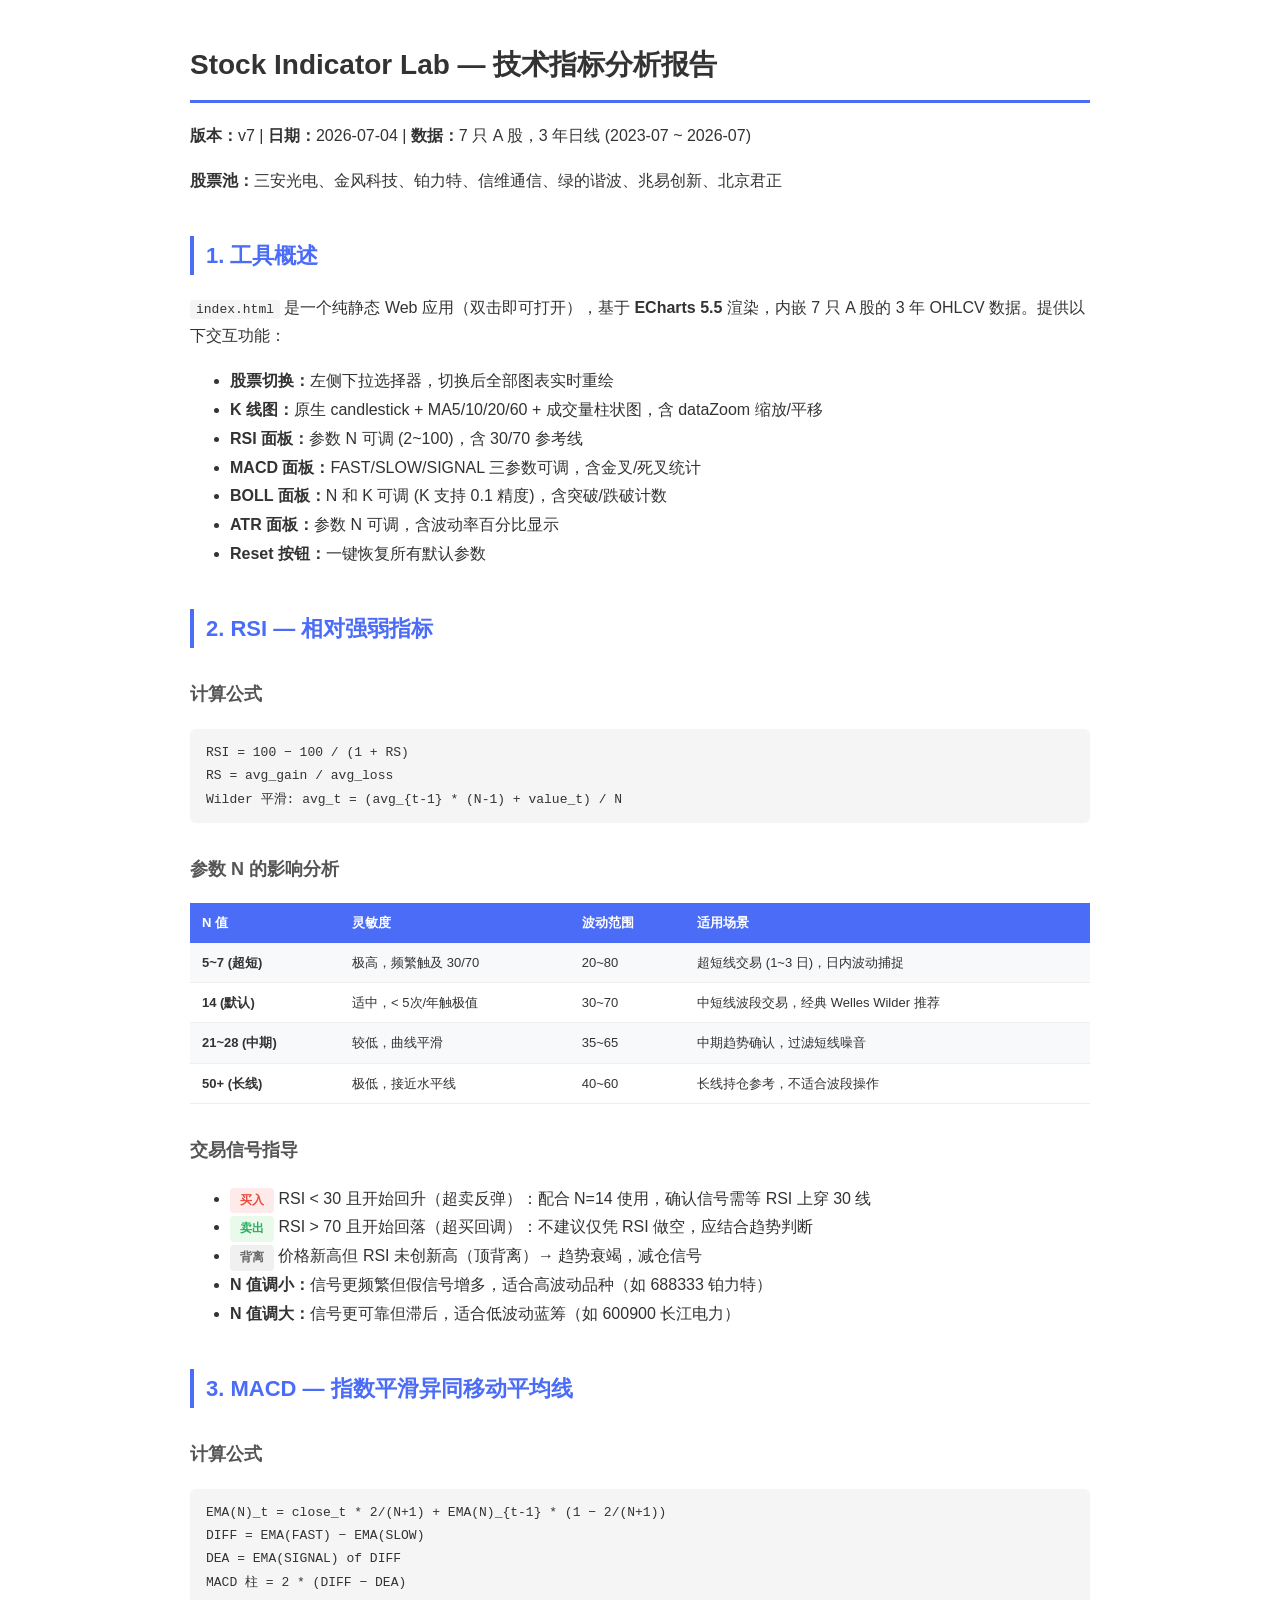
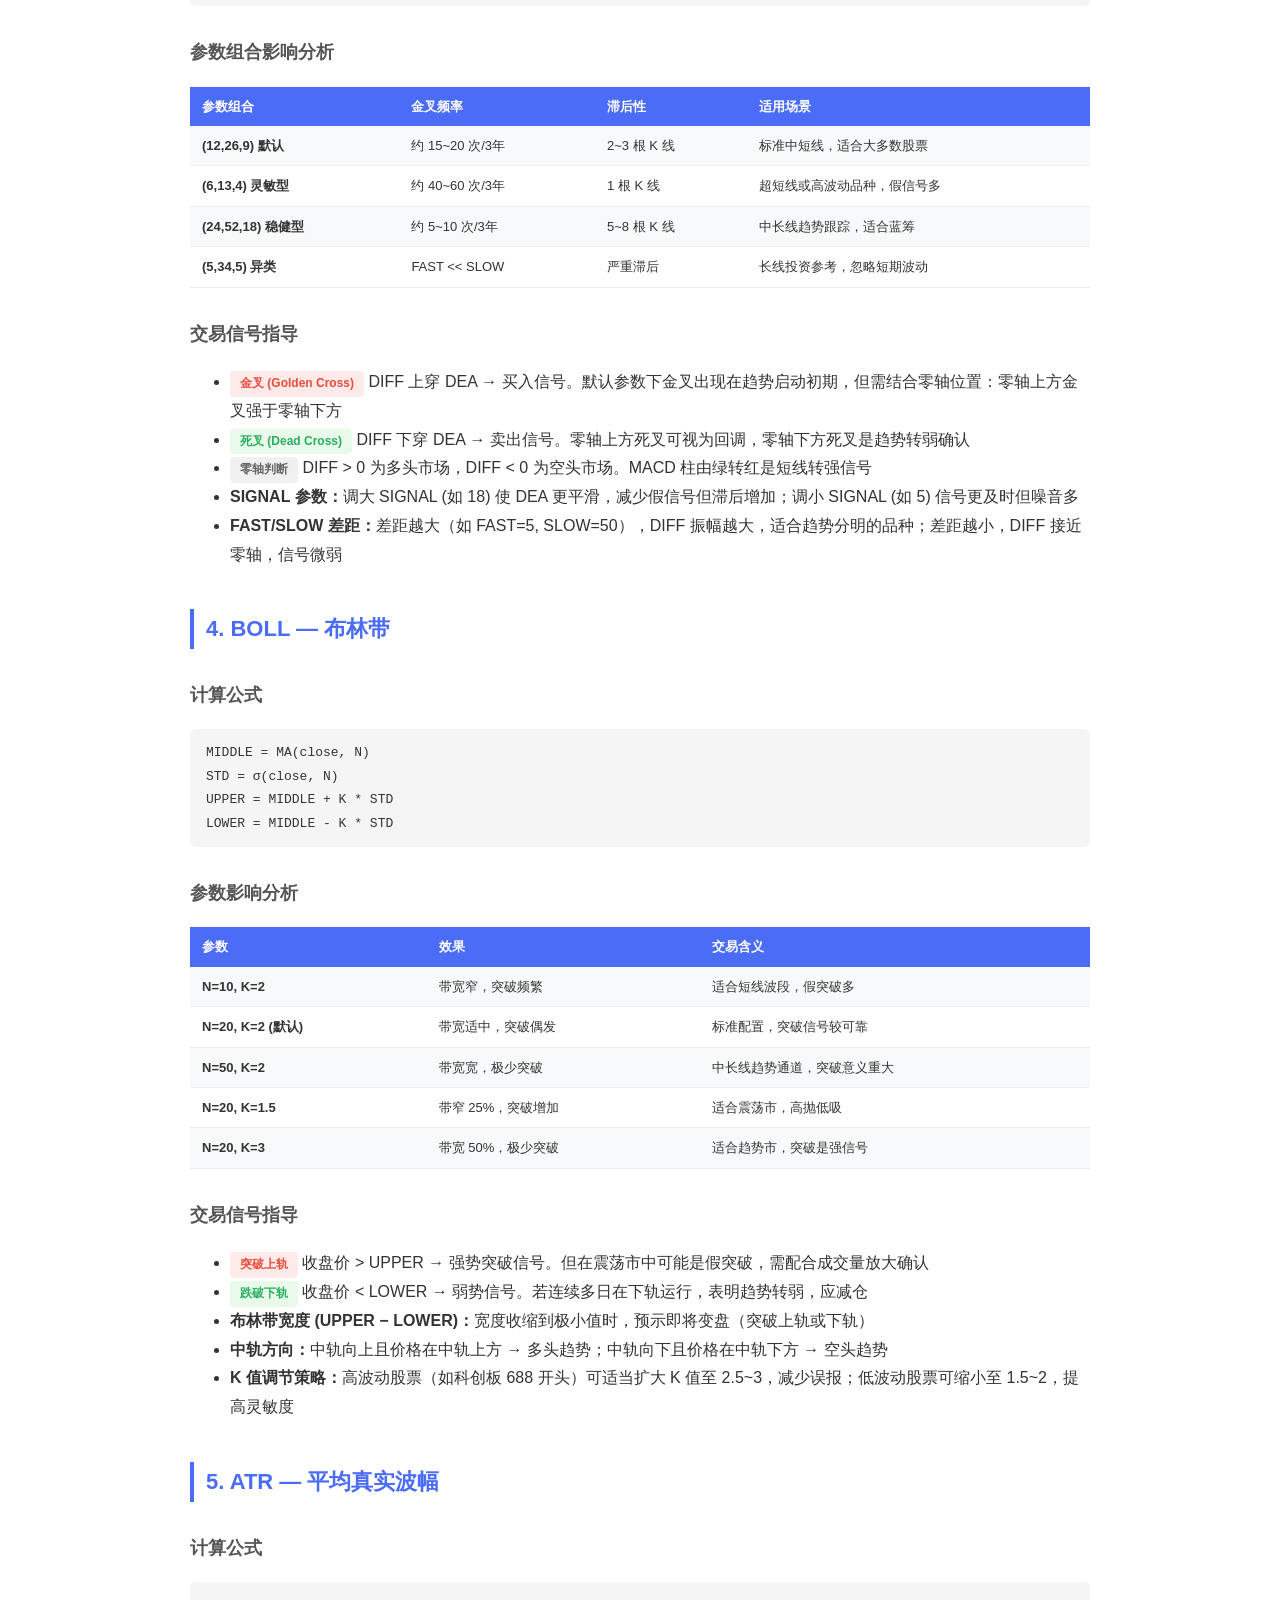
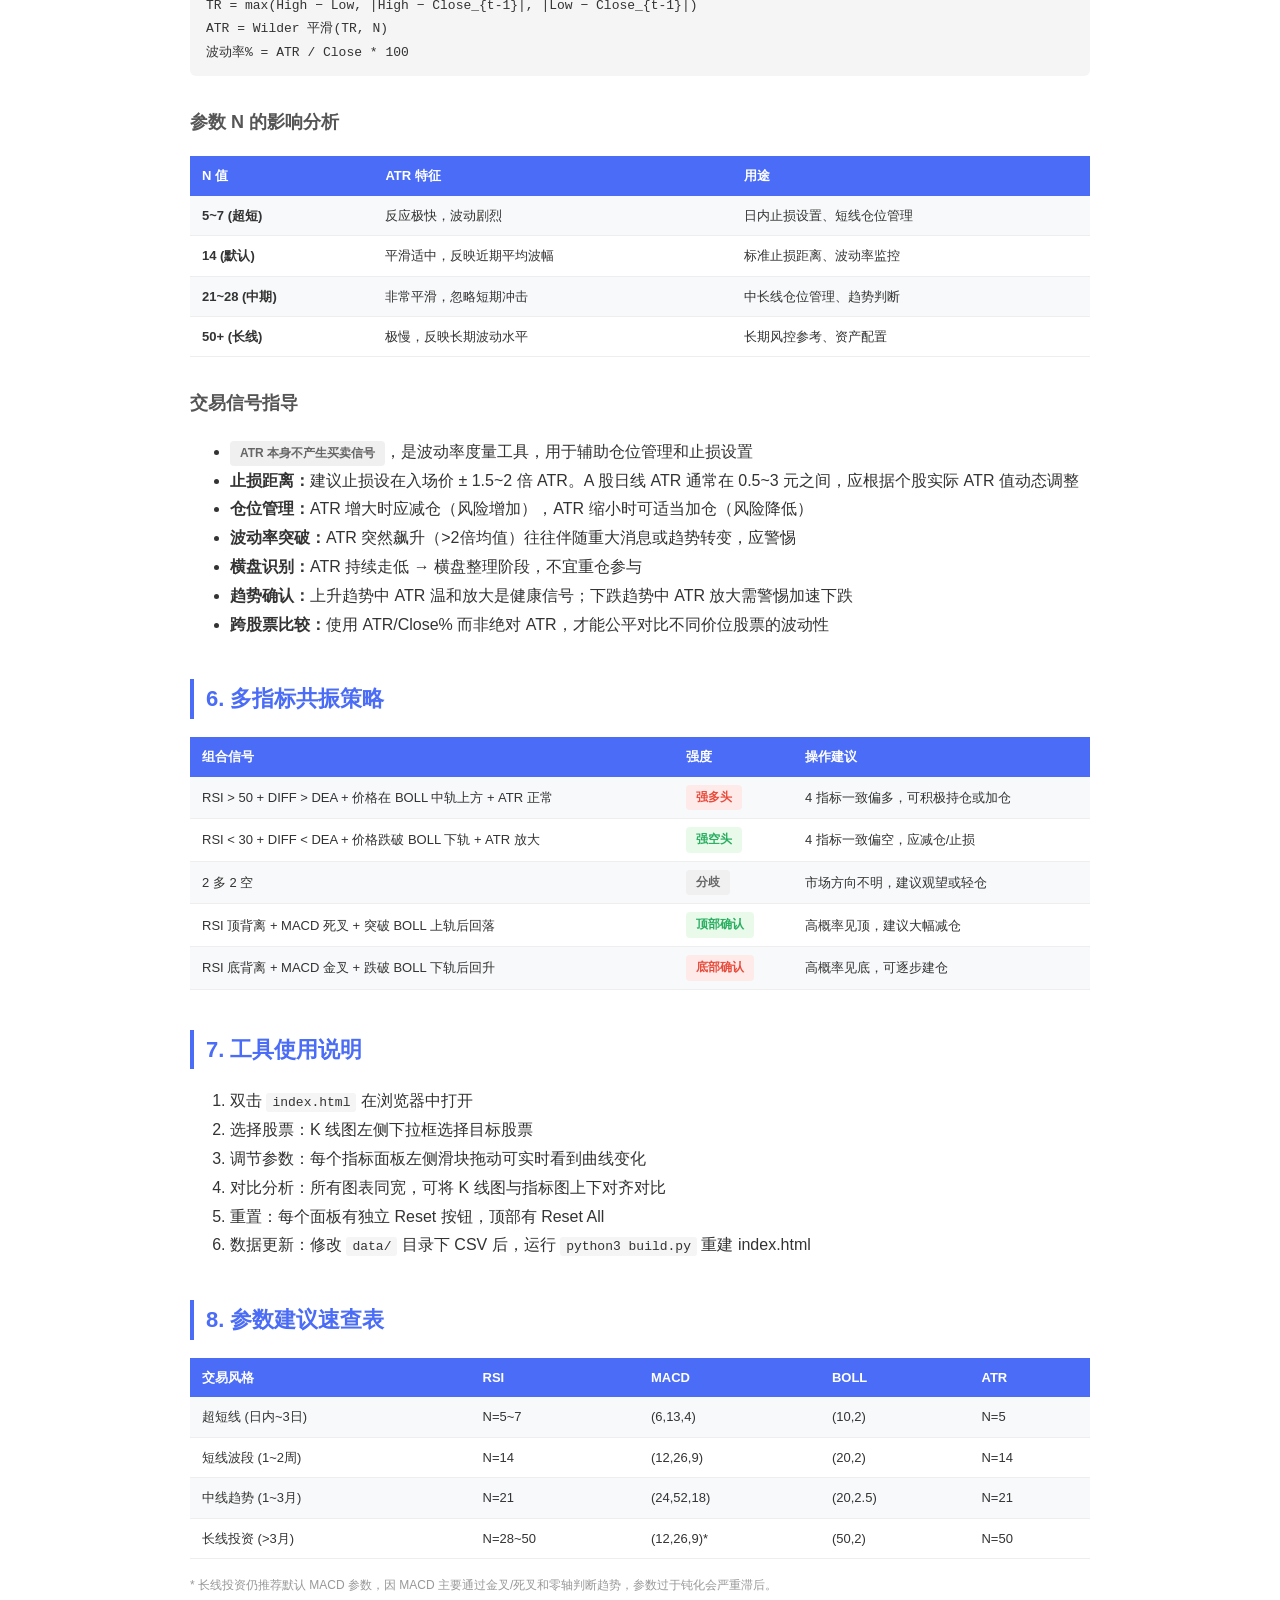
<file: report.html>
<!DOCTYPE html>
<html lang="zh-CN">
<head>
<meta charset="UTF-8">
<style>
  body { font-family: 'PingFang SC', 'Microsoft YaHei', sans-serif; max-width: 900px; margin: 40px auto; padding: 0 20px; color: #333; line-height: 1.8; }
  h1 { font-size: 28px; border-bottom: 3px solid #4a6cf7; padding-bottom: 10px; }
  h2 { font-size: 22px; color: #4a6cf7; margin-top: 40px; border-left: 4px solid #4a6cf7; padding-left: 12px; }
  h3 { font-size: 18px; color: #555; margin-top: 30px; }
  table { width: 100%; border-collapse: collapse; margin: 16px 0; font-size: 13px; }
  th { background: #4a6cf7; color: #fff; padding: 8px 12px; text-align: left; }
  td { padding: 8px 12px; border-bottom: 1px solid #eee; }
  tr:nth-child(even) { background: #f8f9fa; }
  .formula { background: #f5f5f5; padding: 12px 16px; border-radius: 6px; font-family: monospace; font-size: 13px; margin: 10px 0; }
  .signal { display: inline-block; padding: 2px 10px; border-radius: 4px; font-size: 12px; font-weight: 700; }
  .buy { background: #ffeaea; color: #e74c3c; }
  .sell { background: #eafaea; color: #27ae60; }
  .neutral { background: #f0f0f0; color: #666; }
  code { background: #f5f5f5; padding: 2px 6px; border-radius: 3px; font-size: 13px; }
  .footer { margin-top: 60px; padding-top: 20px; border-top: 1px solid #eee; font-size: 12px; color: #999; }
  .page-break { page-break-before: always; }
</style>
</head>
<body>

<h1>Stock Indicator Lab — 技术指标分析报告</h1>

<p><b>版本：</b>v7 | <b>日期：</b>2026-07-04 | <b>数据：</b>7 只 A 股，3 年日线 (2023-07 ~ 2026-07)</p>
<p><b>股票池：</b>三安光电、金风科技、铂力特、信维通信、绿的谐波、兆易创新、北京君正</p>

<h2>1. 工具概述</h2>
<p><code>index.html</code> 是一个纯静态 Web 应用（双击即可打开），基于 <b>ECharts 5.5</b> 渲染，内嵌 7 只 A 股的 3 年 OHLCV 数据。提供以下交互功能：</p>
<ul>
  <li><b>股票切换：</b>左侧下拉选择器，切换后全部图表实时重绘</li>
  <li><b>K 线图：</b>原生 candlestick + MA5/10/20/60 + 成交量柱状图，含 dataZoom 缩放/平移</li>
  <li><b>RSI 面板：</b>参数 N 可调 (2~100)，含 30/70 参考线</li>
  <li><b>MACD 面板：</b>FAST/SLOW/SIGNAL 三参数可调，含金叉/死叉统计</li>
  <li><b>BOLL 面板：</b>N 和 K 可调 (K 支持 0.1 精度)，含突破/跌破计数</li>
  <li><b>ATR 面板：</b>参数 N 可调，含波动率百分比显示</li>
  <li><b>Reset 按钮：</b>一键恢复所有默认参数</li>
</ul>

<div class="page-break"></div>

<h2>2. RSI — 相对强弱指标</h2>
<h3>计算公式</h3>
<div class="formula">RSI = 100 &minus; 100 / (1 + RS)<br>RS = avg_gain / avg_loss<br>Wilder 平滑: avg_t = (avg_{t-1} * (N-1) + value_t) / N</div>

<h3>参数 N 的影响分析</h3>
<table>
<tr><th>N 值</th><th>灵敏度</th><th>波动范围</th><th>适用场景</th></tr>
<tr><td><b>5~7 (超短)</b></td><td>极高，频繁触及 30/70</td><td>20~80</td><td>超短线交易 (1~3 日)，日内波动捕捉</td></tr>
<tr><td><b>14 (默认)</b></td><td>适中，< 5次/年触极值</td><td>30~70</td><td>中短线波段交易，经典 Welles Wilder 推荐</td></tr>
<tr><td><b>21~28 (中期)</b></td><td>较低，曲线平滑</td><td>35~65</td><td>中期趋势确认，过滤短线噪音</td></tr>
<tr><td><b>50+ (长线)</b></td><td>极低，接近水平线</td><td>40~60</td><td>长线持仓参考，不适合波段操作</td></tr>
</table>

<h3>交易信号指导</h3>
<ul>
  <li><span class="signal buy">买入</span> RSI &lt; 30 且开始回升（超卖反弹）：配合 N=14 使用，确认信号需等 RSI 上穿 30 线</li>
  <li><span class="signal sell">卖出</span> RSI &gt; 70 且开始回落（超买回调）：不建议仅凭 RSI 做空，应结合趋势判断</li>
  <li><span class="signal neutral">背离</span> 价格新高但 RSI 未创新高（顶背离）→ 趋势衰竭，减仓信号</li>
  <li><b>N 值调小：</b>信号更频繁但假信号增多，适合高波动品种（如 688333 铂力特）</li>
  <li><b>N 值调大：</b>信号更可靠但滞后，适合低波动蓝筹（如 600900 长江电力）</li>
</ul>

<div class="page-break"></div>

<h2>3. MACD — 指数平滑异同移动平均线</h2>
<h3>计算公式</h3>
<div class="formula">EMA(N)_t = close_t * 2/(N+1) + EMA(N)_{t-1} * (1 &minus; 2/(N+1))<br>DIFF = EMA(FAST) &minus; EMA(SLOW)<br>DEA = EMA(SIGNAL) of DIFF<br>MACD 柱 = 2 * (DIFF &minus; DEA)</div>

<h3>参数组合影响分析</h3>
<table>
<tr><th>参数组合</th><th>金叉频率</th><th>滞后性</th><th>适用场景</th></tr>
<tr><td><b>(12,26,9) 默认</b></td><td>约 15~20 次/3年</td><td>2~3 根 K 线</td><td>标准中短线，适合大多数股票</td></tr>
<tr><td><b>(6,13,4) 灵敏型</b></td><td>约 40~60 次/3年</td><td>1 根 K 线</td><td>超短线或高波动品种，假信号多</td></tr>
<tr><td><b>(24,52,18) 稳健型</b></td><td>约 5~10 次/3年</td><td>5~8 根 K 线</td><td>中长线趋势跟踪，适合蓝筹</td></tr>
<tr><td><b>(5,34,5) 异类</b></td><td>FAST << SLOW</td><td>严重滞后</td><td>长线投资参考，忽略短期波动</td></tr>
</table>

<h3>交易信号指导</h3>
<ul>
  <li><span class="signal buy">金叉 (Golden Cross)</span> DIFF 上穿 DEA → 买入信号。默认参数下金叉出现在趋势启动初期，但需结合零轴位置：零轴上方金叉强于零轴下方</li>
  <li><span class="signal sell">死叉 (Dead Cross)</span> DIFF 下穿 DEA → 卖出信号。零轴上方死叉可视为回调，零轴下方死叉是趋势转弱确认</li>
  <li><span class="signal neutral">零轴判断</span> DIFF &gt; 0 为多头市场，DIFF &lt; 0 为空头市场。MACD 柱由绿转红是短线转强信号</li>
  <li><b>SIGNAL 参数：</b>调大 SIGNAL (如 18) 使 DEA 更平滑，减少假信号但滞后增加；调小 SIGNAL (如 5) 信号更及时但噪音多</li>
  <li><b>FAST/SLOW 差距：</b>差距越大（如 FAST=5, SLOW=50），DIFF 振幅越大，适合趋势分明的品种；差距越小，DIFF 接近零轴，信号微弱</li>
</ul>

<div class="page-break"></div>

<h2>4. BOLL — 布林带</h2>
<h3>计算公式</h3>
<div class="formula">MIDDLE = MA(close, N)<br>STD = &sigma;(close, N)<br>UPPER = MIDDLE + K * STD<br>LOWER = MIDDLE - K * STD</div>

<h3>参数影响分析</h3>
<table>
<tr><th>参数</th><th>效果</th><th>交易含义</th></tr>
<tr><td><b>N=10, K=2</b></td><td>带宽窄，突破频繁</td><td>适合短线波段，假突破多</td></tr>
<tr><td><b>N=20, K=2 (默认)</b></td><td>带宽适中，突破偶发</td><td>标准配置，突破信号较可靠</td></tr>
<tr><td><b>N=50, K=2</b></td><td>带宽宽，极少突破</td><td>中长线趋势通道，突破意义重大</td></tr>
<tr><td><b>N=20, K=1.5</b></td><td>带窄 25%，突破增加</td><td>适合震荡市，高抛低吸</td></tr>
<tr><td><b>N=20, K=3</b></td><td>带宽 50%，极少突破</td><td>适合趋势市，突破是强信号</td></tr>
</table>

<h3>交易信号指导</h3>
<ul>
  <li><span class="signal buy">突破上轨</span> 收盘价 &gt; UPPER → 强势突破信号。但在震荡市中可能是假突破，需配合成交量放大确认</li>
  <li><span class="signal sell">跌破下轨</span> 收盘价 &lt; LOWER → 弱势信号。若连续多日在下轨运行，表明趋势转弱，应减仓</li>
  <li><b>布林带宽度 (UPPER &minus; LOWER)：</b>宽度收缩到极小值时，预示即将变盘（突破上轨或下轨）</li>
  <li><b>中轨方向：</b>中轨向上且价格在中轨上方 → 多头趋势；中轨向下且价格在中轨下方 → 空头趋势</li>
  <li><b>K 值调节策略：</b>高波动股票（如科创板 688 开头）可适当扩大 K 值至 2.5~3，减少误报；低波动股票可缩小至 1.5~2，提高灵敏度</li>
</ul>

<div class="page-break"></div>

<h2>5. ATR — 平均真实波幅</h2>
<h3>计算公式</h3>
<div class="formula">TR = max(High &minus; Low, |High &minus; Close_{t-1}|, |Low &minus; Close_{t-1}|)<br>ATR = Wilder 平滑(TR, N)<br>波动率% = ATR / Close * 100</div>

<h3>参数 N 的影响分析</h3>
<table>
<tr><th>N 值</th><th>ATR 特征</th><th>用途</th></tr>
<tr><td><b>5~7 (超短)</b></td><td>反应极快，波动剧烈</td><td>日内止损设置、短线仓位管理</td></tr>
<tr><td><b>14 (默认)</b></td><td>平滑适中，反映近期平均波幅</td><td>标准止损距离、波动率监控</td></tr>
<tr><td><b>21~28 (中期)</b></td><td>非常平滑，忽略短期冲击</td><td>中长线仓位管理、趋势判断</td></tr>
<tr><td><b>50+ (长线)</b></td><td>极慢，反映长期波动水平</td><td>长期风控参考、资产配置</td></tr>
</table>

<h3>交易信号指导</h3>
<ul>
  <li><span class="signal neutral">ATR 本身不产生买卖信号</span>，是波动率度量工具，用于辅助仓位管理和止损设置</li>
  <li><b>止损距离：</b>建议止损设在入场价 &plusmn; 1.5~2 倍 ATR。A 股日线 ATR 通常在 0.5~3 元之间，应根据个股实际 ATR 值动态调整</li>
  <li><b>仓位管理：</b>ATR 增大时应减仓（风险增加），ATR 缩小时可适当加仓（风险降低）</li>
  <li><b>波动率突破：</b>ATR 突然飙升（&gt;2倍均值）往往伴随重大消息或趋势转变，应警惕</li>
  <li><b>横盘识别：</b>ATR 持续走低 → 横盘整理阶段，不宜重仓参与</li>
  <li><b>趋势确认：</b>上升趋势中 ATR 温和放大是健康信号；下跌趋势中 ATR 放大需警惕加速下跌</li>
  <li><b>跨股票比较：</b>使用 ATR/Close% 而非绝对 ATR，才能公平对比不同价位股票的波动性</li>
</ul>

<div class="page-break"></div>

<h2>6. 多指标共振策略</h2>
<table>
<tr><th>组合信号</th><th>强度</th><th>操作建议</th></tr>
<tr>
  <td>RSI &gt; 50 + DIFF &gt; DEA + 价格在 BOLL 中轨上方 + ATR 正常</td>
  <td><span class="signal buy">强多头</span></td>
  <td>4 指标一致偏多，可积极持仓或加仓</td>
</tr>
<tr>
  <td>RSI &lt; 30 + DIFF &lt; DEA + 价格跌破 BOLL 下轨 + ATR 放大</td>
  <td><span class="signal sell">强空头</span></td>
  <td>4 指标一致偏空，应减仓/止损</td>
</tr>
<tr>
  <td>2 多 2 空</td>
  <td><span class="signal neutral">分歧</span></td>
  <td>市场方向不明，建议观望或轻仓</td>
</tr>
<tr>
  <td>RSI 顶背离 + MACD 死叉 + 突破 BOLL 上轨后回落</td>
  <td><span class="signal sell">顶部确认</span></td>
  <td>高概率见顶，建议大幅减仓</td>
</tr>
<tr>
  <td>RSI 底背离 + MACD 金叉 + 跌破 BOLL 下轨后回升</td>
  <td><span class="signal buy">底部确认</span></td>
  <td>高概率见底，可逐步建仓</td>
</tr>
</table>

<h2>7. 工具使用说明</h2>
<ol>
  <li>双击 <code>index.html</code> 在浏览器中打开</li>
  <li>选择股票：K 线图左侧下拉框选择目标股票</li>
  <li>调节参数：每个指标面板左侧滑块拖动可实时看到曲线变化</li>
  <li>对比分析：所有图表同宽，可将 K 线图与指标图上下对齐对比</li>
  <li>重置：每个面板有独立 Reset 按钮，顶部有 Reset All</li>
  <li>数据更新：修改 <code>data/</code> 目录下 CSV 后，运行 <code>python3 build.py</code> 重建 index.html</li>
</ol>

<h2>8. 参数建议速查表</h2>
<table>
<tr><th>交易风格</th><th>RSI</th><th>MACD</th><th>BOLL</th><th>ATR</th></tr>
<tr><td>超短线 (日内~3日)</td><td>N=5~7</td><td>(6,13,4)</td><td>(10,2)</td><td>N=5</td></tr>
<tr><td>短线波段 (1~2周)</td><td>N=14</td><td>(12,26,9)</td><td>(20,2)</td><td>N=14</td></tr>
<tr><td>中线趋势 (1~3月)</td><td>N=21</td><td>(24,52,18)</td><td>(20,2.5)</td><td>N=21</td></tr>
<tr><td>长线投资 (&gt;3月)</td><td>N=28~50</td><td>(12,26,9)*</td><td>(50,2)</td><td>N=50</td></tr>
</table>
<p style="font-size:12px;color:#999">* 长线投资仍推荐默认 MACD 参数，因 MACD 主要通过金叉/死叉和零轴判断趋势，参数过于钝化会严重滞后。</p>

</body>
</html>
</file>
